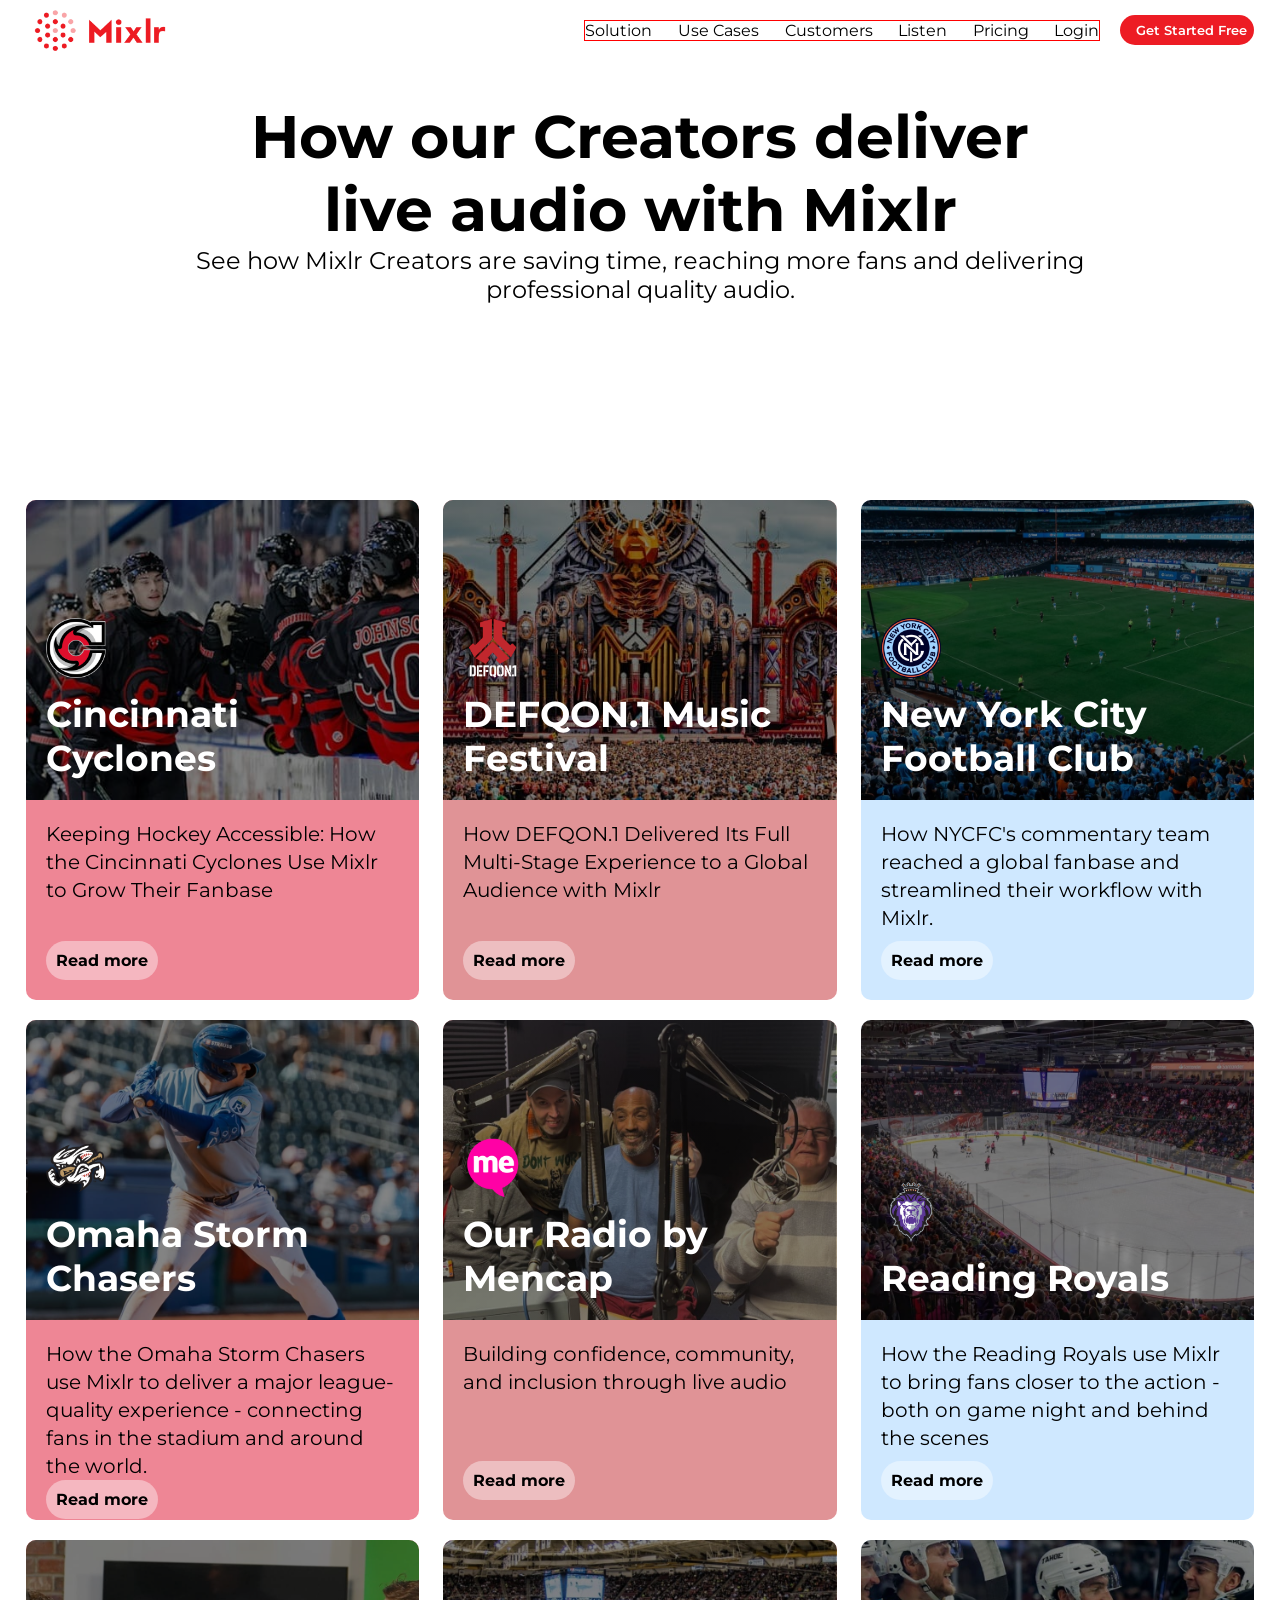
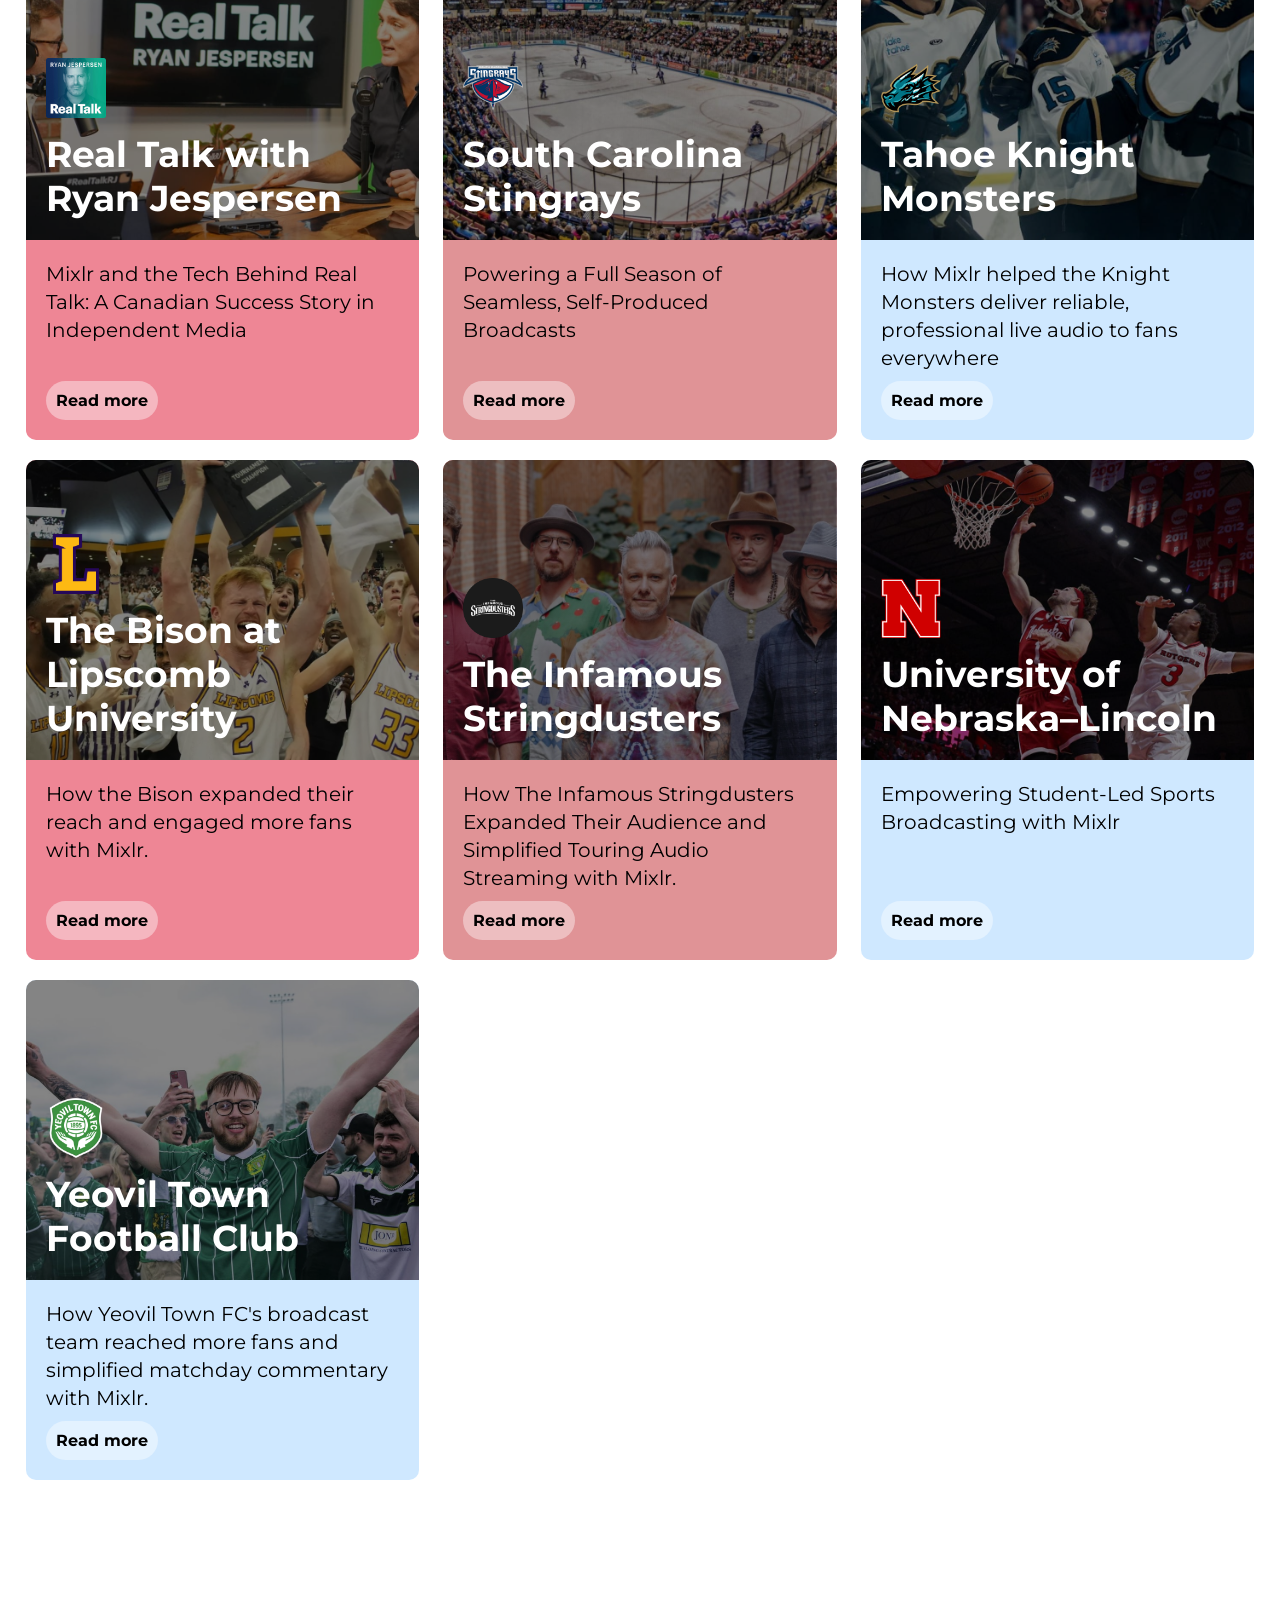
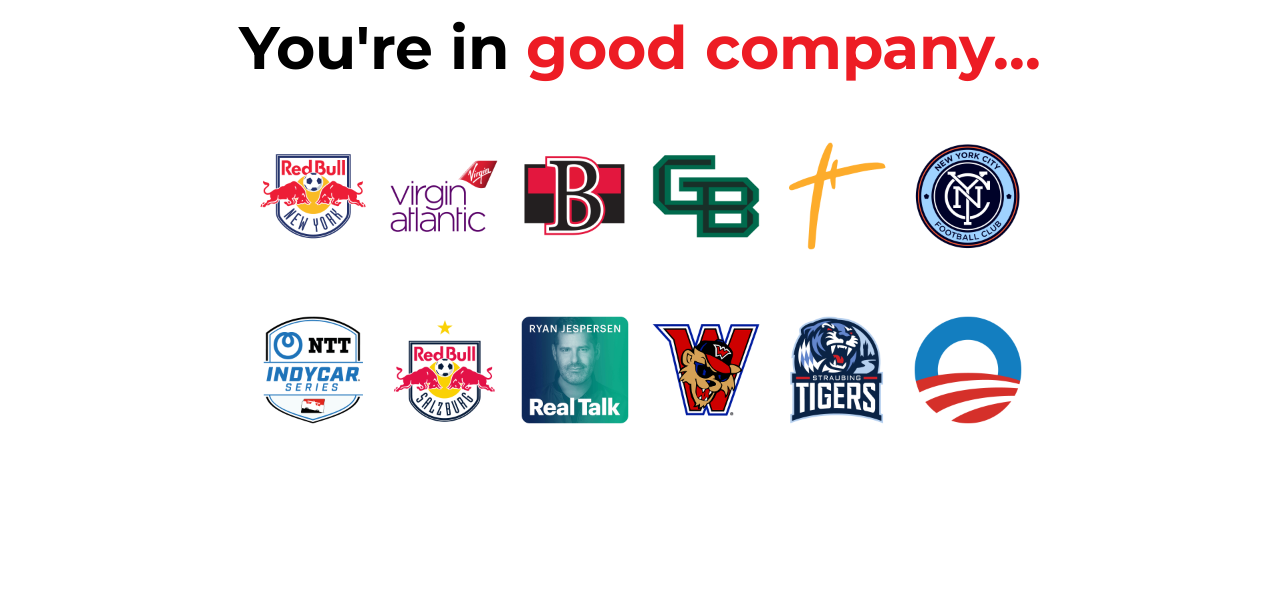
<file: index.html>
<!DOCTYPE html>
<html lang="en">
<head>
    <meta charset="UTF-8">
    <meta name="viewport" content="width=device-width, initial-scale=1.0">
    <title>Document</title>
    <link rel="stylesheet" href="style.css">
</head>
<body>
      <header>
        <nav>
            <img src="./media/mixlr logo.png" alt="" height="70">
            <ul class="nav-ul">
                <li class="nav-link"><a href="">Solution</a></li>
                <li class="nav-link"><a href="">Use Cases</a></li>
                <li class="nav-link"><a href="">Customers</a></li>
                <li class="nav-link"><a href="">Listen</a></li>
                <li class="nav-link"><a href="">Pricing</a></li>
                <li class="nav-link"><a href="">Login</a></li>
            </ul>
            <div class="getstarted-btn">
                <button><i class="bi bi-plus-circle"></i> Get Started Free</button>
            </div>
            <div class="menu">
                <i class="bi bi-list"></i>
            </div>
        </nav>
    </header>

    <section class="hero">
        <h1>How our Creators deliver live audio with Mixlr</h1>
        <p>See how Mixlr Creators are saving time, reaching more fans and delivering professional quality audio.</p>
    </section>
   
    <section class="card-section">
        <div class="container">
            <div class="card">
                <div class="card-img">
                    <div class="card-img-box">
                        <img src="./media/image 1a.png" alt="" height="60">
                        <h2>Cincinnati<br>Cyclones</h2>
                    </div>
                </div>
                <div class="card-body">
                    <p class="card-text">Keeping Hockey Accessible: How the Cincinnati Cyclones Use Mixlr to Grow Their Fanbase</p>

                    <a href="" class="card-link">Read more <i class="bi bi-chevron-right"></i></a>
                </div>
                
            </div>
            <div class="card">
                <div class="card-img">
                    <div class="card-img-box">
                        <img src="./media/image 2a.png" alt="" height="60">
                        <h2>DEFQON.1 Music<br>Festival</h2>
                    </div>
                </div>
                <div class="card-body">
                    <p class="card-text">How DEFQON.1 Delivered Its Full Multi-Stage Experience to a Global Audience with Mixlr</p>

                    <a href="" class="card-link">Read more <i class="bi bi-chevron-right"></i></a>
                </div>
            </div>
            <div class="card">
                <div class="card-img">
                    <div class="card-img-box">
                        <img src="./media/image 3a.png" alt="" height="60">
                        <h2>New York City<br>Football Club</h2>
                    </div>
                </div>
                <div class="card-body">
                    <p class="card-text">How NYCFC's commentary team reached a global fanbase and streamlined their workflow with Mixlr.</p>

                    <a href="" class="card-link">Read more <i class="bi bi-chevron-right"></i></a>
                </div>
            </div>
            <div class="card">
                <div class="card-img">
                    <div class="card-img-box">
                        <img src="./media/image 4a.png" alt="" height="60">
                        <h2>Omaha Storm <br> Chasers</h2>
                    </div>
                </div>
                <div class="card-body">
                    <p class="card-text">How the Omaha Storm Chasers use Mixlr to deliver a major league-quality experience - connecting fans in the stadium and around the world.</p>

                    <a href="" class="card-link">Read more <i class="bi bi-chevron-right"></i></a>
                </div>
                
            </div>
            <div class="card">
                <div class="card-img">
                    <div class="card-img-box">
                        <img src="./media/image 5a.png" alt="" height="60">
                        <h2>Our Radio by <br> Mencap</h2>
                    </div>
                </div>
                <div class="card-body">
                    <p class="card-text">Building confidence, community, and inclusion through live audio</p>
                    <a href="" class="card-link">Read more <i class="bi bi-chevron-right"></i></a>
                </div>
            </div>
            <div class="card">
                <div class="card-img">
                    <div class="card-img-box">
                        <img src="./media/image 6a.png" alt="" height="60">
                        <h2>Reading Royals</h2>
                    </div>
                </div>
                <div class="card-body">
                    <p class="card-text">How the Reading Royals use Mixlr to bring fans closer to the action - both on game night and behind the scenes</p>

                    <a href="" class="card-link">Read more <i class="bi bi-chevron-right"></i></a>
                </div>
            </div>
        
    
                <div class="card">
                <div class="card-img">
                    <div class="card-img-box">
                        <img src="./media/image 7a.png" alt="" height="60">
                        <h2>Real Talk with <br> Ryan Jespersen</h2>
                    </div>
                </div>
                <div class="card-body">
                    <p class="card-text">Mixlr and the Tech Behind Real Talk: A Canadian Success Story in Independent Media</p>

                    <a href="" class="card-link">Read more <i class="bi bi-chevron-right"></i></a>
                </div>
                
            </div>
            <div class="card">
                <div class="card-img">
                    <div class="card-img-box">
                        <img src="./media/image 8a.png" alt="" height="60">
                        <h2>South Carolina <br> Stingrays</h2>
                    </div>
                </div>
                <div class="card-body">
                    <p class="card-text">Powering a Full Season of Seamless, Self-Produced Broadcasts</p>
                    <a href="" class="card-link">Read more <i class="bi bi-chevron-right"></i></a>
                </div>
            </div>
            <div class="card">
                <div class="card-img">
                    <div class="card-img-box">
                        <img src="./media/image 9a.png" alt="" height="60">
                        <h2>Tahoe Knight <br> Monsters</h2>
                    </div>
                </div>
                <div class="card-body">
                    <p class="card-text">How Mixlr helped the Knight Monsters deliver reliable, professional live audio to fans everywhere</p>
                    <a href="" class="card-link">Read more <i class="bi bi-chevron-right"></i></a>
                </div>
            </div>
            <div class="card">
                <div class="card-img">
                    <div class="card-img-box">
                        <img src="./media/image 10a.png" alt="" height="60">
                        <h2>The Bison at <br> Lipscomb <br> University</h2>
                    </div>
                </div>
                <div class="card-body">
                    <p class="card-text">How the Bison expanded their reach and engaged more fans with Mixlr.</p>
                    <a href="" class="card-link">Read more <i class="bi bi-chevron-right"></i></a>
                </div>
                
            </div>
            <div class="card">
                <div class="card-img">
                    <div class="card-img-box">
                        <img src="./media/image 11a.png" alt="" height="60">
                        <h2>The Infamous <br> Stringdusters</h2>
                    </div>
                </div>
                <div class="card-body">
                    <p class="card-text">How The Infamous Stringdusters Expanded Their Audience and Simplified Touring Audio Streaming with Mixlr.</p>

                    <a href="" class="card-link">Read more <i class="bi bi-chevron-right"></i></a>
                </div>
            </div>
            <div class="card">
                <div class="card-img">
                    <div class="card-img-box">
                        <img src="./media/image 12a.png" alt="" height="60">
                        <h2>University of <br> Nebraska–Lincoln</h2>
                    </div>
                </div>
                <div class="card-body">
                    <p class="card-text">Empowering Student-Led Sports Broadcasting with Mixlr</p>
                    <a href="" class="card-link">Read more <i class="bi bi-chevron-right"></i></a>
                </div>
            </div>
            <div class="card">
                <div class="card-img">
                    <div class="card-img-box">
                        <img src="./media/image 13a.png" alt="" height="60">
                        <h2>Yeovil Town <br> Football Club</h2>
                    </div>
                </div>
                <div class="card-body">
                    <p class="card-text">How Yeovil Town FC's broadcast team reached more fans and simplified matchday commentary with Mixlr.</p>
                    <a href="" class="card-link">Read more <i class="bi bi-chevron-right"></i></a>
                </div>
            </div>
        </div>
    </section>  
    <section class="section2">
        <div class="div27">
           <h2>You're in <span>good company...</span> </h2> 
        </div>
        
        <div class="div28">
            <img class="img2" src="./media/1.png" alt="">
            <img class="img2" src="./media/2.png" alt="">
            <img class="img2" src="./media/3.png" alt="">
            <img class="img2" src="./media/4.png" alt="">
            <img class="img2" src="./media/5.png" alt="">
            <img class="img2" src="./media/6.png" alt="">
            <br>
            <img class="img2" src="./media/7.png" alt="">
            <img class="img2" src="./media/8.png" alt="">
            <img class="img2" src="./media/9.png" alt="">
            <img class="img2" src="./media/10.png" alt="">
            <img class="img2" src="./media/11.png" alt="">
            <img class="img2" src="./media/12.png" alt="">
        </div>
    </section>  
    
</body>
</html>
</file>
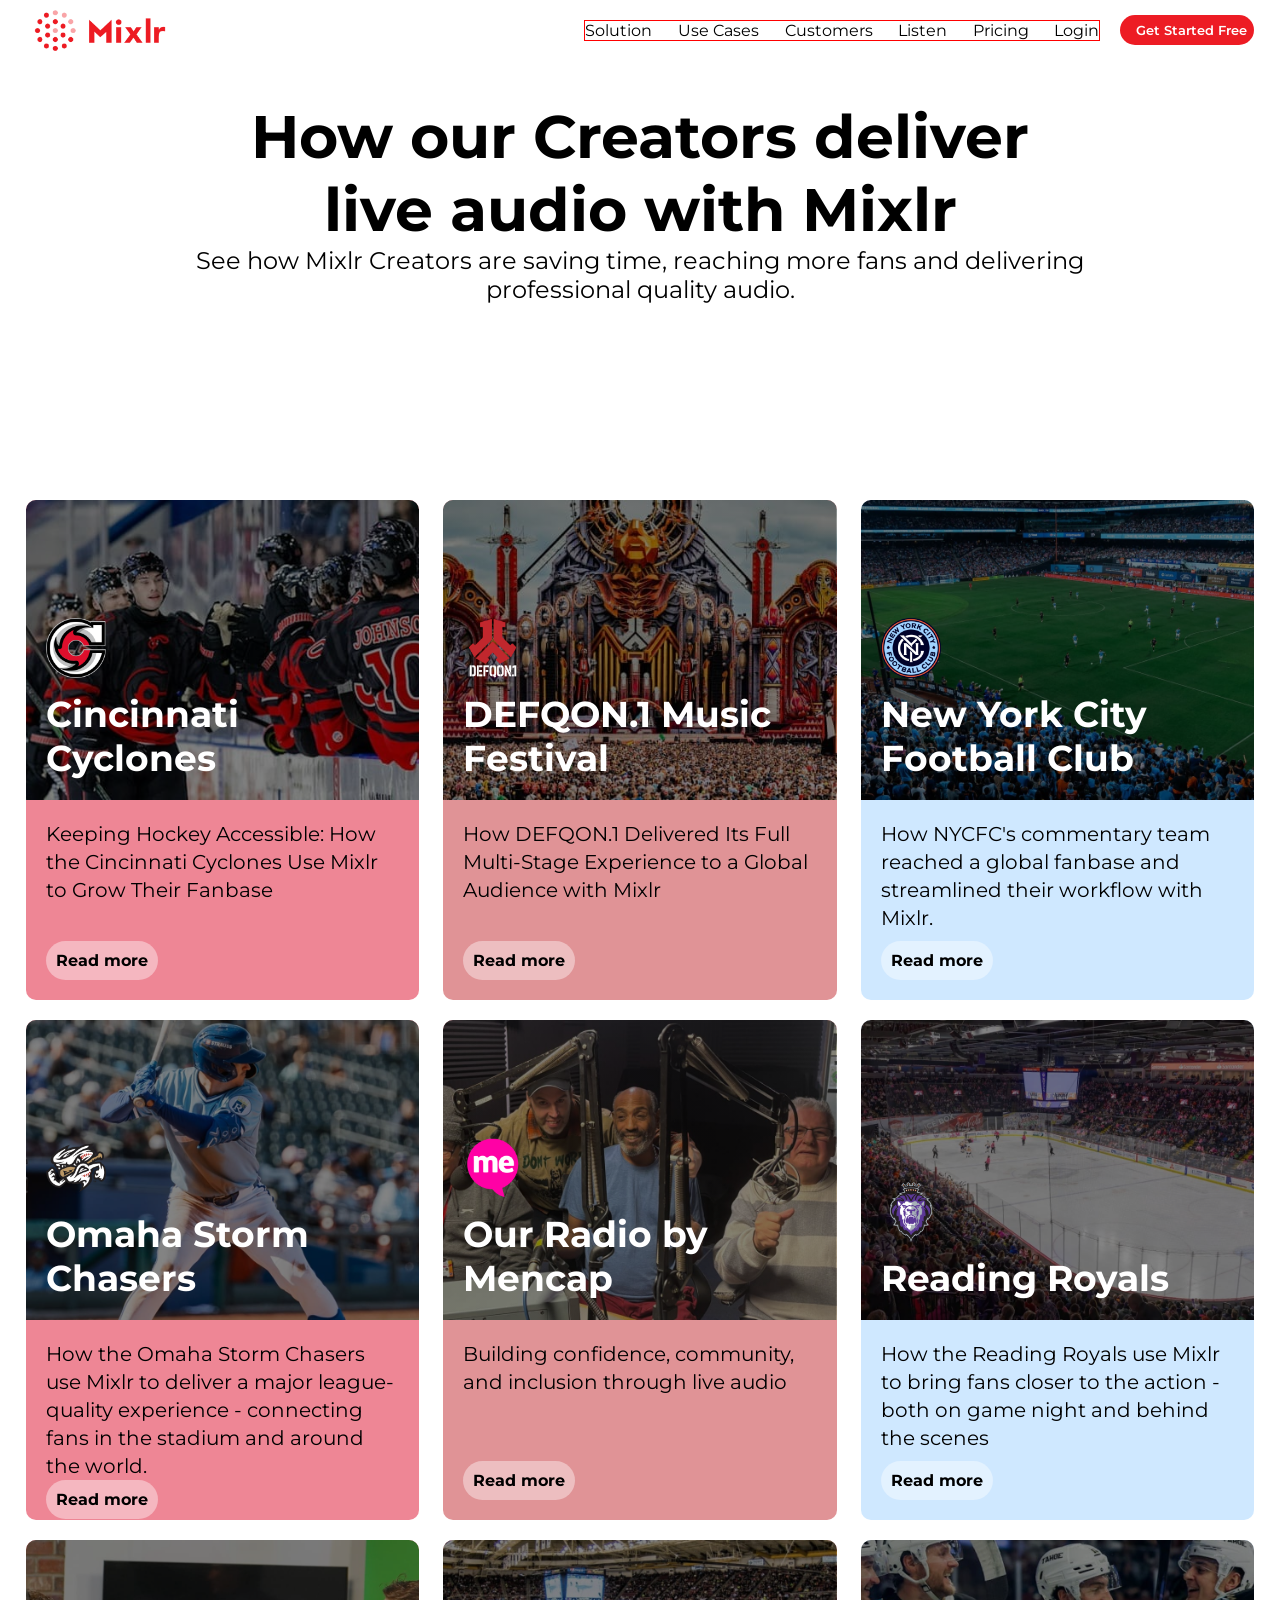
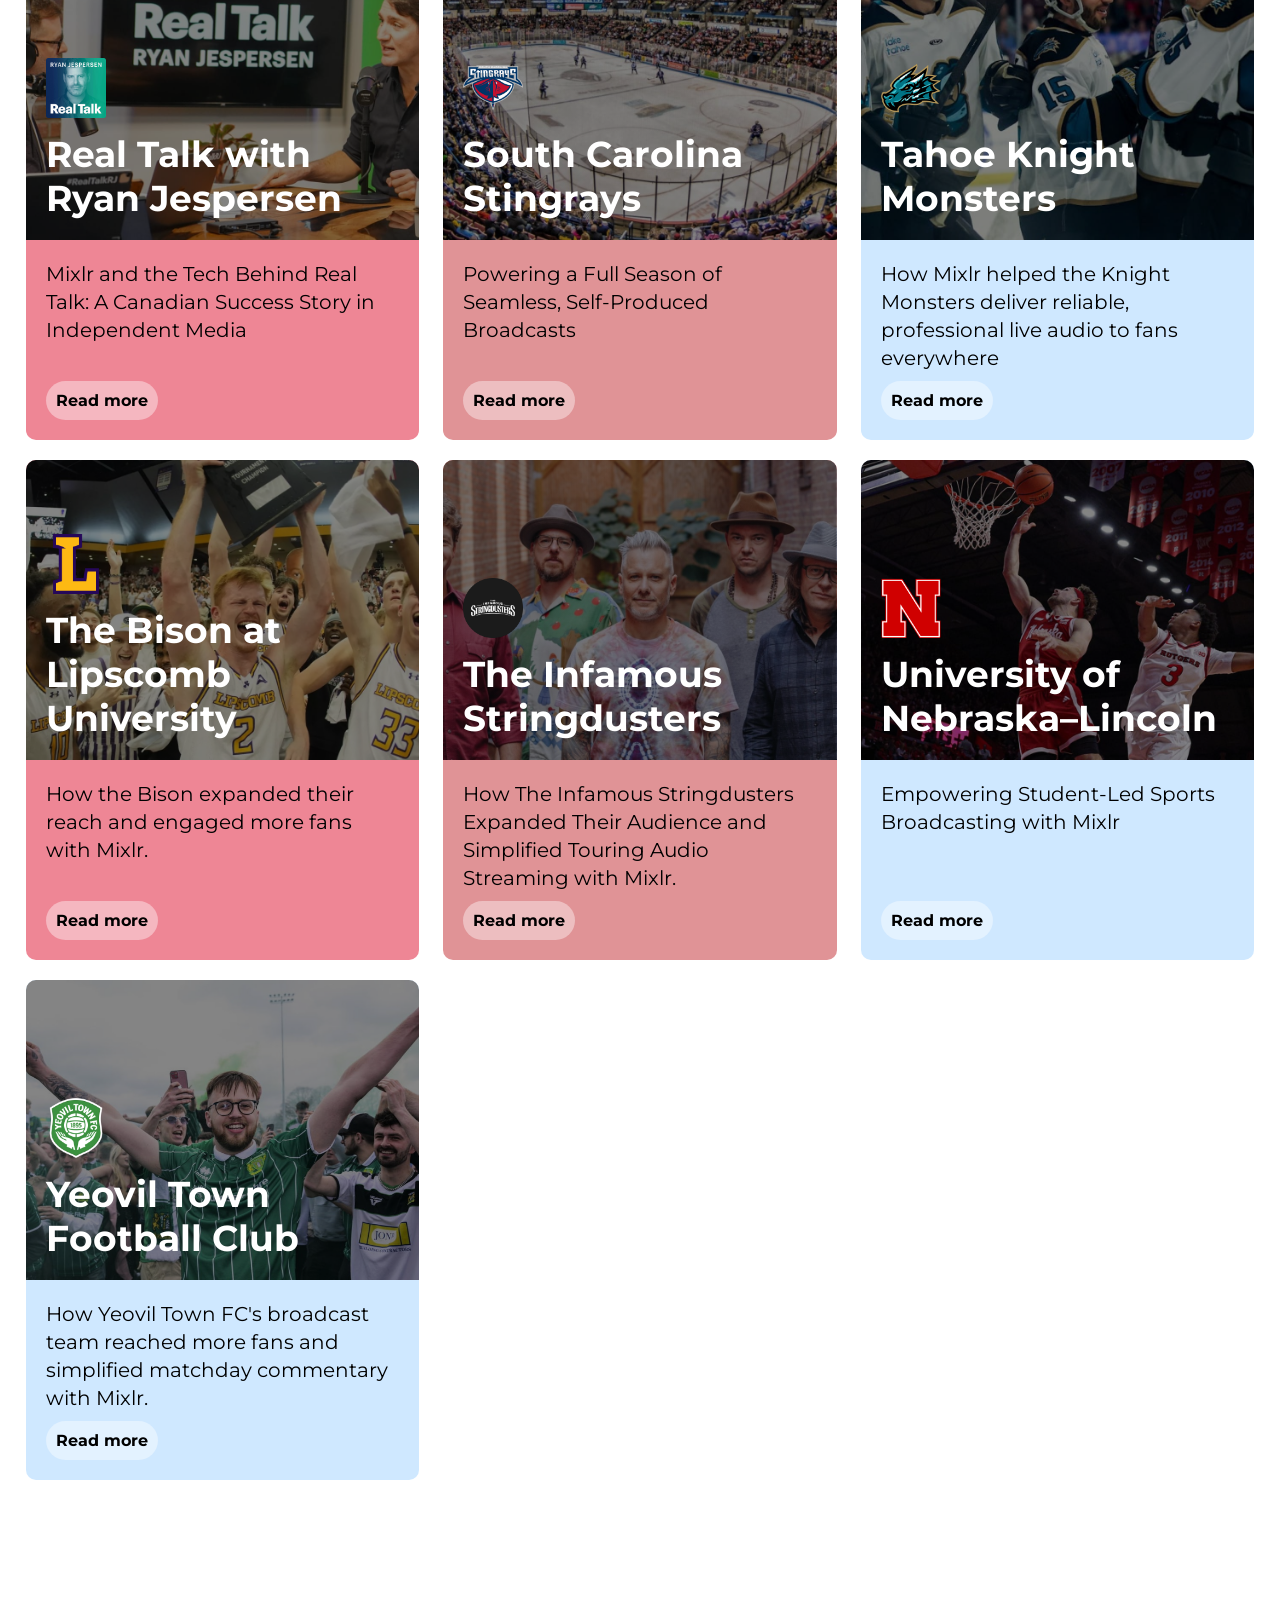
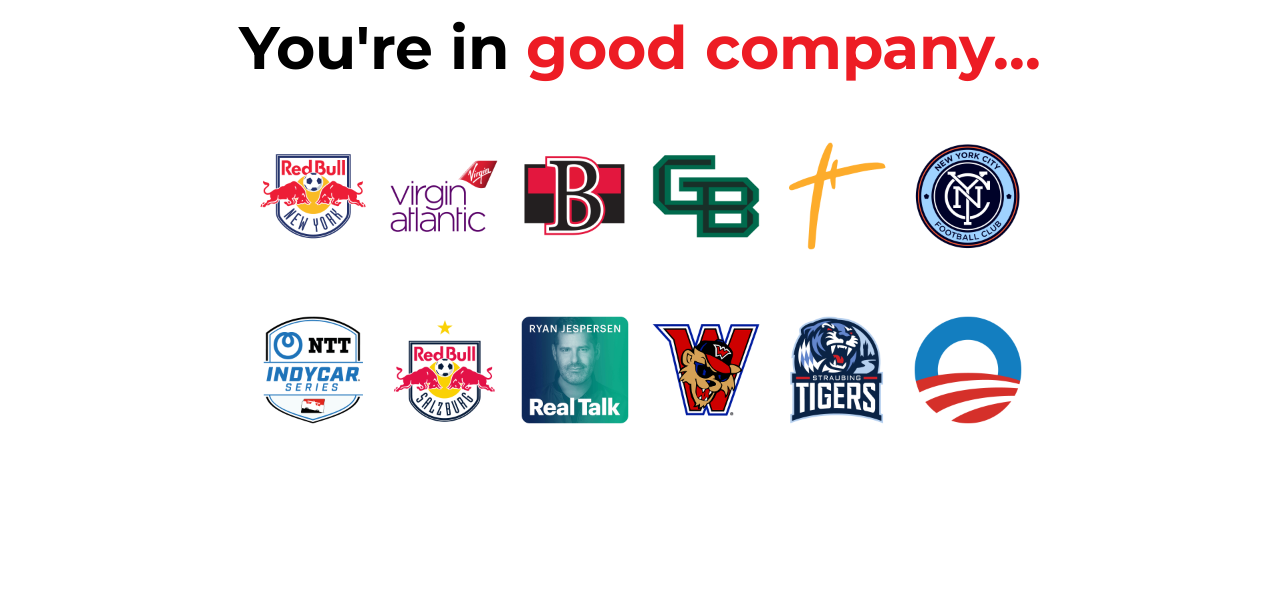
<file: index2.html>
<!DOCTYPE html>
<html lang="en">
<head>
    <meta charset="UTF-8">
    <meta name="viewport" content="width=device-width, initial-scale=1.0">
    <title>Document</title>
    <link rel="stylesheet" href="style2.css">
</head>
<body>
      <header>
        <nav>
            <img src="./media/mixlr logo.png" alt="" height="70">
            <ul class="nav-ul">
                <li class="nav-link"><a href="">Solution</a></li>
                <li class="nav-link"><a href="">Use Cases</a></li>
                <li class="nav-link"><a href="">Customers</a></li>
                <li class="nav-link"><a href="">Listen</a></li>
                <li class="nav-link"><a href="">Pricing</a></li>
                <li class="nav-link"><a href="">Login</a></li>
            </ul>
            <div class="getstarted-btn">
                <button><i class="bi bi-plus-circle"></i> Get Started Free</button>
            </div>
            <div class="menu">
                <i class="bi bi-list"></i>
            </div>
        </nav>
    </header>

    <section class="hero">
        <h1>How our Creators deliver live audio with Mixlr</h1>
        <p>See how Mixlr Creators are saving time, reaching more fans and delivering professional quality audio.</p>
    </section>
   
    <section class="card-section">
        <div class="container">
            <div class="card">
                <div class="card-img">
                    <div class="card-img-box">
                        <img src="./media/image 1a.png" alt="" height="60">
                        <h2>Cincinnati<br>Cyclones</h2>
                    </div>
                </div>
                <div class="card-body">
                    <p class="card-text">Keeping Hockey Accessible: How the Cincinnati Cyclones Use Mixlr to Grow Their Fanbase</p>

                    <a href="" class="card-link">Read more <i class="bi bi-chevron-right"></i></a>
                </div>
                
            </div>
            <div class="card">
                <div class="card-img">
                    <div class="card-img-box">
                        <img src="./media/image 2a.png" alt="" height="60">
                        <h2>DEFQON.1 Music<br>Festival</h2>
                    </div>
                </div>
                <div class="card-body">
                    <p class="card-text">How DEFQON.1 Delivered Its Full Multi-Stage Experience to a Global Audience with Mixlr</p>

                    <a href="" class="card-link">Read more <i class="bi bi-chevron-right"></i></a>
                </div>
            </div>
            <div class="card">
                <div class="card-img">
                    <div class="card-img-box">
                        <img src="./media/image 3a.png" alt="" height="60">
                        <h2>New York City<br>Football Club</h2>
                    </div>
                </div>
                <div class="card-body">
                    <p class="card-text">How NYCFC's commentary team reached a global fanbase and streamlined their workflow with Mixlr.</p>

                    <a href="" class="card-link">Read more <i class="bi bi-chevron-right"></i></a>
                </div>
            </div>
            <div class="card">
                <div class="card-img">
                    <div class="card-img-box">
                        <img src="./media/image 4a.png" alt="" height="60">
                        <h2>Omaha Storm <br> Chasers</h2>
                    </div>
                </div>
                <div class="card-body">
                    <p class="card-text">How the Omaha Storm Chasers use Mixlr to deliver a major league-quality experience - connecting fans in the stadium and around the world.</p>

                    <a href="" class="card-link">Read more <i class="bi bi-chevron-right"></i></a>
                </div>
                
            </div>
            <div class="card">
                <div class="card-img">
                    <div class="card-img-box">
                        <img src="./media/image 5a.png" alt="" height="60">
                        <h2>Our Radio by <br> Mencap</h2>
                    </div>
                </div>
                <div class="card-body">
                    <p class="card-text">Building confidence, community, and inclusion through live audio</p>
                    <a href="" class="card-link">Read more <i class="bi bi-chevron-right"></i></a>
                </div>
            </div>
            <div class="card">
                <div class="card-img">
                    <div class="card-img-box">
                        <img src="./media/image 6a.png" alt="" height="60">
                        <h2>Reading Royals</h2>
                    </div>
                </div>
                <div class="card-body">
                    <p class="card-text">How the Reading Royals use Mixlr to bring fans closer to the action - both on game night and behind the scenes</p>

                    <a href="" class="card-link">Read more <i class="bi bi-chevron-right"></i></a>
                </div>
            </div>
        
    
                <div class="card">
                <div class="card-img">
                    <div class="card-img-box">
                        <img src="./media/image 7a.png" alt="" height="60">
                        <h2>Real Talk with <br> Ryan Jespersen</h2>
                    </div>
                </div>
                <div class="card-body">
                    <p class="card-text">Mixlr and the Tech Behind Real Talk: A Canadian Success Story in Independent Media</p>

                    <a href="" class="card-link">Read more <i class="bi bi-chevron-right"></i></a>
                </div>
                
            </div>
            <div class="card">
                <div class="card-img">
                    <div class="card-img-box">
                        <img src="./media/image 8a.png" alt="" height="60">
                        <h2>South Carolina <br> Stingrays</h2>
                    </div>
                </div>
                <div class="card-body">
                    <p class="card-text">Powering a Full Season of Seamless, Self-Produced Broadcasts</p>
                    <a href="" class="card-link">Read more <i class="bi bi-chevron-right"></i></a>
                </div>
            </div>
            <div class="card">
                <div class="card-img">
                    <div class="card-img-box">
                        <img src="./media/image 9a.png" alt="" height="60">
                        <h2>Tahoe Knight <br> Monsters</h2>
                    </div>
                </div>
                <div class="card-body">
                    <p class="card-text">How Mixlr helped the Knight Monsters deliver reliable, professional live audio to fans everywhere</p>
                    <a href="" class="card-link">Read more <i class="bi bi-chevron-right"></i></a>
                </div>
            </div>
            <div class="card">
                <div class="card-img">
                    <div class="card-img-box">
                        <img src="./media/image 10a.png" alt="" height="60">
                        <h2>The Bison at <br> Lipscomb <br> University</h2>
                    </div>
                </div>
                <div class="card-body">
                    <p class="card-text">How the Bison expanded their reach and engaged more fans with Mixlr.</p>
                    <a href="" class="card-link">Read more <i class="bi bi-chevron-right"></i></a>
                </div>
                
            </div>
            <div class="card">
                <div class="card-img">
                    <div class="card-img-box">
                        <img src="./media/image 11a.png" alt="" height="60">
                        <h2>The Infamous <br> Stringdusters</h2>
                    </div>
                </div>
                <div class="card-body">
                    <p class="card-text">How The Infamous Stringdusters Expanded Their Audience and Simplified Touring Audio Streaming with Mixlr.</p>

                    <a href="" class="card-link">Read more <i class="bi bi-chevron-right"></i></a>
                </div>
            </div>
            <div class="card">
                <div class="card-img">
                    <div class="card-img-box">
                        <img src="./media/image 12a.png" alt="" height="60">
                        <h2>University of <br> Nebraska–Lincoln</h2>
                    </div>
                </div>
                <div class="card-body">
                    <p class="card-text">Empowering Student-Led Sports Broadcasting with Mixlr</p>
                    <a href="" class="card-link">Read more <i class="bi bi-chevron-right"></i></a>
                </div>
            </div>
            <div class="card">
                <div class="card-img">
                    <div class="card-img-box">
                        <img src="./media/image 13a.png" alt="" height="60">
                        <h2>Yeovil Town <br> Football Club</h2>
                    </div>
                </div>
                <div class="card-body">
                    <p class="card-text">How Yeovil Town FC's broadcast team reached more fans and simplified matchday commentary with Mixlr.</p>
                    <a href="" class="card-link">Read more <i class="bi bi-chevron-right"></i></a>
                </div>
            </div>
        </div>
    </section>  
    <section class="section2">
        <div class="div27">
           <h2>You're in <span>good company...</span> </h2> 
        </div>
        
        <div class="div28">
            <img class="img2" src="./media/1.png" alt="">
            <img class="img2" src="./media/2.png" alt="">
            <img class="img2" src="./media/3.png" alt="">
            <img class="img2" src="./media/4.png" alt="">
            <img class="img2" src="./media/5.png" alt="">
            <img class="img2" src="./media/6.png" alt="">
            <br>
            <img class="img2" src="./media/7.png" alt="">
            <img class="img2" src="./media/8.png" alt="">
            <img class="img2" src="./media/9.png" alt="">
            <img class="img2" src="./media/10.png" alt="">
            <img class="img2" src="./media/11.png" alt="">
            <img class="img2" src="./media/12.png" alt="">
        </div>
    </section>  
    
</body>
</html>
</file>
<file: style.css>
@import url('https://fonts.googleapis.com/css2?family=Montserrat:ital,wght@0,100..900;1,100..900&display=swap');

* {
    margin: 0;
    padding: 0;
    box-sizing: border-box;
    font-family: "Montserrat", sans-serif;
}

header {
    /* border: 1px solid; */
    position: fixed;
    width: 100%;
    background-color: white;
    /* top: 100px; */
    /* bottom: 0; */
    top: 0;
}

nav {
    /* border: 1px solid; */
    width: 96%;
    margin: auto;
    display: flex;
    height: 60px;
    align-items: center;
}

.nav-ul {
    border: 1px solid red;
    display: flex;
    width: 42%;
    justify-content: space-between;
    align-items: center;
    margin-left: auto;

}

.nav-link {
    list-style-type: none;
}

.nav-link>a {
    text-decoration: none;
    color: black;
}

.nav-link>a:hover {
    color: #ED1C24;
}

.getstarted-btn {
    margin-left: 20px;
}

.getstarted-btn>button {
    padding: 7px;
    font-weight: 600;
    color: white;
    background-color: #ED1C24;
    border: 0;
    border-radius: 30px;
    display: flex;
    align-items: center;
    gap: 9px;
}

.bi-plus-circle {
    font-size: 23px;
}

.getstarted-btn>button:hover {
    opacity: 0.8;
}

.menu {
    display: none;
}

.bi-list {
    font-size: 2rem;
}

/* Hero section design */

.hero {
    min-height: 40dvh;
    /* border: 1px solid; */
    width: 70%;
    margin: 100px auto 40px;
    text-align: center;
}

.hero>h1 {
    font-size: 59.752px;
}

.hero>p {
    font-size: 24px;
}

/* Card section design */

.card-section {
    min-height: 40dvh;
    /* border: 1px dashed red; */
    width: 96%;
    margin: auto;
}

.card-section .container {
    /* border: 1px solid; */
    display: flex;
    justify-content: space-between;
    flex-wrap: wrap;
}

.card-section .card {
    /* border: 1px solid; */
    height: 500px;
    width: 32%;
    border-radius: 10px;
    margin-bottom: 20px;

}

.card-img {
    height: 60%;
    /* border: 1px solid red; */
    background-size: cover;
    background-position: center;
    display: flex;
    align-items: end;
    border-radius: 10px 10px 0 0;
}

.card-img-box {
    width: 100%;
    /* border: 1px solid white; */
    padding: 20px;
}

.card-img-box h2 {
    font-size: 36px;
    color: white;
    margin-top: 10px;
}

.card-body {
    padding: 20px;
    /* border: 1px solid red; */
    height: 40%;
    display: flex;
    flex-direction: column;
    justify-content: space-between;

}

.card-text {
    /* border: 1px solid red; */
    font-size: 20px;
    height: 20dvh;
    line-height: 28px;
}

.card-link {
    font-weight: 700;
    text-decoration: none;
    color: black;
    background-color: RGBA(255, 255, 255, 0.4);
    padding: 10px;
    border-radius: 20px;
    width: fit-content;
}

.card-link .bi-chevron-right {
    font-size: 10px;
}

.card:nth-child(1) {
    background-color: #EE8695;
}

.card:nth-child(2) {
    background-color: #E09396;
}

.card:nth-child(3) {
    background-color: #CFE8FF;
}

.card:nth-child(4) {
    background-color: #EE8695;
}

.card:nth-child(5) {
    background-color: #E09396;
}

.card:nth-child(6) {
    background-color: #CFE8FF;
}

.card:nth-child(1) .card-img {
    background-image: linear-gradient(rgba(0, 0, 0, 0.483), rgba(0, 0, 0, 0.483)), url("./media/image\ 1.jpg");
}

.card:nth-child(2) .card-img {
    background-image: linear-gradient(rgba(0, 0, 0, 0.483), rgba(0, 0, 0, 0.483)), url("./media/image\ 2.jpg");
}

.card:nth-child(3) .card-img {
    background-image: linear-gradient(rgba(0, 0, 0, 0.483), rgba(0, 0, 0, 0.483)), url("./media/image\ 3.jpg");
}

.card:nth-child(4) .card-img {
    background-image: linear-gradient(rgba(0, 0, 0, 0.483), rgba(0, 0, 0, 0.483)), url("./media/image\ 4.jpg");
}

.card:nth-child(5) .card-img {
    background-image: linear-gradient(rgba(0, 0, 0, 0.483), rgba(0, 0, 0, 0.483)), url("./media/image\ 5.jpg");
}

.card:nth-child(6) .card-img {
    background-image: linear-gradient(rgba(0, 0, 0, 0.483), rgba(0, 0, 0, 0.483)), url("./media/image\ 6.jpg");
}
.card:nth-child(7) {
    background-color: #EE8695;
}

.card:nth-child(8) {
    background-color: #E09396;
}

.card:nth-child(9) {
    background-color: #CFE8FF;
}

.card:nth-child(10) {
    background-color: #EE8695;
}

.card:nth-child(11) {
    background-color: #E09396;
}

.card:nth-child(12) {
    background-color: #CFE8FF;
}
.card:nth-child(13) {
    background-color: #CFE8FF;
}

.card:nth-child(7) .card-img {
    background-image: linear-gradient(rgba(0, 0, 0, 0.483), rgba(0, 0, 0, 0.483)), url("./media/image\ 7.jpg");
}

.card:nth-child(8) .card-img {
    background-image: linear-gradient(rgba(0, 0, 0, 0.483), rgba(0, 0, 0, 0.483)), url("./media/image\ 8.jpg");
}

.card:nth-child(9) .card-img {
    background-image: linear-gradient(rgba(0, 0, 0, 0.483), rgba(0, 0, 0, 0.483)), url("./media/image\ 9.jpg");
}

.card:nth-child(10) .card-img {
    background-image: linear-gradient(rgba(0, 0, 0, 0.483), rgba(0, 0, 0, 0.483)), url("./media/image\ 10.jpg");
}

.card:nth-child(11) .card-img {
    background-image: linear-gradient(rgba(0, 0, 0, 0.483), rgba(0, 0, 0, 0.483)), url("./media/image\ 11.jpg");
}

.card:nth-child(12) .card-img {
    background-image: linear-gradient(rgba(0, 0, 0, 0.483), rgba(0, 0, 0, 0.483)), url("./media/image\ 12.jpg");
}
.card:nth-child(13) .card-img {
    background-image: linear-gradient(rgba(0, 0, 0, 0.483), rgba(0, 0, 0, 0.483)), url("./media/image\ 13.jpg");
}
.section2{
    /* border: 1px solid ; */
    width: 94%;
    height: 600px;
    margin: 50px auto;
    text-align: center;
    color: black;
    font-size: 40px;
    font-weight: 700 ;
    line-height: 55.8818px;
    align-items: center;
    justify-content: center;
    padding-top: 50px;
}
span{
    color: rgb(237, 28, 36);
}
.img2{
    height: 120px;
    margin-top: 40px;
}
.div27{
    /* border: 1px solid; */
    width: 900px;
    margin: 20px auto;
}
.div28{
    /* border: 1px solid; */
    width: 1200px;
    margin: 20px auto;
}









@media screen and (max-width: 900px) {
    .practice {
        width: 70%;
        background-color: #CFE8FF;
    }

    .nav-ul {
        display: none;
    }

    .getstarted-btn {
        margin-left: auto;
    }

    .menu {
        display: block;
        margin-left: 20px;
    }

    .hero {
        min-height: 10dvh;
        /* border: 1px solid; */
        width: 80%;
    }

    .hero>h1 {
        font-size: 40px;
    }

    .card-section .card {
        width: 49%;
        overflow: none;
    }
    .section2{
    /* border: 1px solid ; */
    width: 94%;
    height: 600px;
    margin: 50px auto;
    text-align: center;
    color: black;
    font-size: 40px;
    font-weight: 700 ;
    line-height: 55.8818px;
    align-items: center;
    justify-content: center;
    padding-top: 50px;
    flex-wrap: wrap;
}
span{
    color: rgb(237, 28, 36);
}
.img2{
    height: 120px;
    margin-top: 40px;
}
.div27{
    /* border: 1px solid; */
    width: 900px;
    margin: 20px auto;
}
.div28{
    /* border: 1px solid; */
    width: 1200px;
    margin: 20px auto;
}

}



@media screen and (max-width: 500px) {
    .practice {
        width: 90%;
        background-color: green;
    }

    .hero>h1 {
        font-size: 30px;
    }

    .hero>p {
        font-size: 1.1rem;
    }

    .card-section .card {
        width: 100%;
        overflow: none;
    }
}
</file>
<file: style2.css>
@import url('https://fonts.googleapis.com/css2?family=Montserrat:ital,wght@0,100..900;1,100..900&display=swap');

* {
    margin: 0;
    padding: 0;
    box-sizing: border-box;
    font-family: "Montserrat", sans-serif;
}

header {
    /* border: 1px solid; */
    position: fixed;
    width: 100%;
    background-color: white;
    /* top: 100px; */
    /* bottom: 0; */
    top: 0;
}

nav {
    /* border: 1px solid; */
    width: 96%;
    margin: auto;
    display: flex;
    height: 60px;
    align-items: center;
}

.nav-ul {
    border: 1px solid red;
    display: flex;
    width: 42%;
    justify-content: space-between;
    align-items: center;
    margin-left: auto;

}

.nav-link {
    list-style-type: none;
}

.nav-link>a {
    text-decoration: none;
    color: black;
}

.nav-link>a:hover {
    color: #ED1C24;
}

.getstarted-btn {
    margin-left: 20px;
}

.getstarted-btn>button {
    padding: 7px;
    font-weight: 600;
    color: white;
    background-color: #ED1C24;
    border: 0;
    border-radius: 30px;
    display: flex;
    align-items: center;
    gap: 9px;
}

.bi-plus-circle {
    font-size: 23px;
}

.getstarted-btn>button:hover {
    opacity: 0.8;
}

.menu {
    display: none;
}

.bi-list {
    font-size: 2rem;
}

/* Hero section design */

.hero {
    min-height: 40dvh;
    /* border: 1px solid; */
    width: 70%;
    margin: 100px auto 40px;
    text-align: center;
}

.hero>h1 {
    font-size: 59.752px;
}

.hero>p {
    font-size: 24px;
}

/* Card section design */

.card-section {
    min-height: 40dvh;
    /* border: 1px dashed red; */
    width: 96%;
    margin: auto;
}

.card-section .container {
    /* border: 1px solid; */
    display: flex;
    justify-content: space-between;
    flex-wrap: wrap;
}

.card-section .card {
    /* border: 1px solid; */
    height: 500px;
    width: 32%;
    border-radius: 10px;
    margin-bottom: 20px;

}

.card-img {
    height: 60%;
    /* border: 1px solid red; */
    background-size: cover;
    background-position: center;
    display: flex;
    align-items: end;
    border-radius: 10px 10px 0 0;
}

.card-img-box {
    width: 100%;
    /* border: 1px solid white; */
    padding: 20px;
}

.card-img-box h2 {
    font-size: 36px;
    color: white;
    margin-top: 10px;
}

.card-body {
    padding: 20px;
    /* border: 1px solid red; */
    height: 40%;
    display: flex;
    flex-direction: column;
    justify-content: space-between;

}

.card-text {
    /* border: 1px solid red; */
    font-size: 20px;
    height: 20dvh;
    line-height: 28px;
}

.card-link {
    font-weight: 700;
    text-decoration: none;
    color: black;
    background-color: RGBA(255, 255, 255, 0.4);
    padding: 10px;
    border-radius: 20px;
    width: fit-content;
}

.card-link .bi-chevron-right {
    font-size: 10px;
}

.card:nth-child(1) {
    background-color: #EE8695;
}

.card:nth-child(2) {
    background-color: #E09396;
}

.card:nth-child(3) {
    background-color: #CFE8FF;
}

.card:nth-child(4) {
    background-color: #EE8695;
}

.card:nth-child(5) {
    background-color: #E09396;
}

.card:nth-child(6) {
    background-color: #CFE8FF;
}

.card:nth-child(1) .card-img {
    background-image: linear-gradient(rgba(0, 0, 0, 0.483), rgba(0, 0, 0, 0.483)), url("./media/image\ 1.jpg");
}

.card:nth-child(2) .card-img {
    background-image: linear-gradient(rgba(0, 0, 0, 0.483), rgba(0, 0, 0, 0.483)), url("./media/image\ 2.jpg");
}

.card:nth-child(3) .card-img {
    background-image: linear-gradient(rgba(0, 0, 0, 0.483), rgba(0, 0, 0, 0.483)), url("./media/image\ 3.jpg");
}

.card:nth-child(4) .card-img {
    background-image: linear-gradient(rgba(0, 0, 0, 0.483), rgba(0, 0, 0, 0.483)), url("./media/image\ 4.jpg");
}

.card:nth-child(5) .card-img {
    background-image: linear-gradient(rgba(0, 0, 0, 0.483), rgba(0, 0, 0, 0.483)), url("./media/image\ 5.jpg");
}

.card:nth-child(6) .card-img {
    background-image: linear-gradient(rgba(0, 0, 0, 0.483), rgba(0, 0, 0, 0.483)), url("./media/image\ 6.jpg");
}
.card:nth-child(7) {
    background-color: #EE8695;
}

.card:nth-child(8) {
    background-color: #E09396;
}

.card:nth-child(9) {
    background-color: #CFE8FF;
}

.card:nth-child(10) {
    background-color: #EE8695;
}

.card:nth-child(11) {
    background-color: #E09396;
}

.card:nth-child(12) {
    background-color: #CFE8FF;
}
.card:nth-child(13) {
    background-color: #CFE8FF;
}

.card:nth-child(7) .card-img {
    background-image: linear-gradient(rgba(0, 0, 0, 0.483), rgba(0, 0, 0, 0.483)), url("./media/image\ 7.jpg");
}

.card:nth-child(8) .card-img {
    background-image: linear-gradient(rgba(0, 0, 0, 0.483), rgba(0, 0, 0, 0.483)), url("./media/image\ 8.jpg");
}

.card:nth-child(9) .card-img {
    background-image: linear-gradient(rgba(0, 0, 0, 0.483), rgba(0, 0, 0, 0.483)), url("./media/image\ 9.jpg");
}

.card:nth-child(10) .card-img {
    background-image: linear-gradient(rgba(0, 0, 0, 0.483), rgba(0, 0, 0, 0.483)), url("./media/image\ 10.jpg");
}

.card:nth-child(11) .card-img {
    background-image: linear-gradient(rgba(0, 0, 0, 0.483), rgba(0, 0, 0, 0.483)), url("./media/image\ 11.jpg");
}

.card:nth-child(12) .card-img {
    background-image: linear-gradient(rgba(0, 0, 0, 0.483), rgba(0, 0, 0, 0.483)), url("./media/image\ 12.jpg");
}
.card:nth-child(13) .card-img {
    background-image: linear-gradient(rgba(0, 0, 0, 0.483), rgba(0, 0, 0, 0.483)), url("./media/image\ 13.jpg");
}
.section2{
    /* border: 1px solid ; */
    width: 94%;
    height: 600px;
    margin: 50px auto;
    text-align: center;
    color: black;
    font-size: 40px;
    font-weight: 700 ;
    line-height: 55.8818px;
    align-items: center;
    justify-content: center;
    padding-top: 50px;
}
span{
    color: rgb(237, 28, 36);
}
.img2{
    height: 120px;
    margin-top: 40px;
}
.div27{
    /* border: 1px solid; */
    width: 900px;
    margin: 20px auto;
}
.div28{
    /* border: 1px solid; */
    width: 1200px;
    margin: 20px auto;
}









@media screen and (max-width: 900px) {
    .practice {
        width: 70%;
        background-color: #CFE8FF;
    }

    .nav-ul {
        display: none;
    }

    .getstarted-btn {
        margin-left: auto;
    }

    .menu {
        display: block;
        margin-left: 20px;
    }

    .hero {
        min-height: 10dvh;
        /* border: 1px solid; */
        width: 80%;
    }

    .hero>h1 {
        font-size: 40px;
    }

    .card-section .card {
        width: 49%;
        overflow: none;
    }
    .section2{
    /* border: 1px solid ; */
    width: 94%;
    height: 600px;
    margin: 50px auto;
    text-align: center;
    color: black;
    font-size: 40px;
    font-weight: 700 ;
    line-height: 55.8818px;
    align-items: center;
    justify-content: center;
    padding-top: 50px;
    flex-wrap: wrap;
}
span{
    color: rgb(237, 28, 36);
}
.img2{
    height: 120px;
    margin-top: 40px;
}
.div27{
    /* border: 1px solid; */
    width: 900px;
    margin: 20px auto;
}
.div28{
    /* border: 1px solid; */
    width: 1200px;
    margin: 20px auto;
}

}



@media screen and (max-width: 500px) {
    .practice {
        width: 90%;
        background-color: green;
    }

    .hero>h1 {
        font-size: 30px;
    }

    .hero>p {
        font-size: 1.1rem;
    }

    .card-section .card {
        width: 100%;
        overflow: none;
    }
}
</file>
